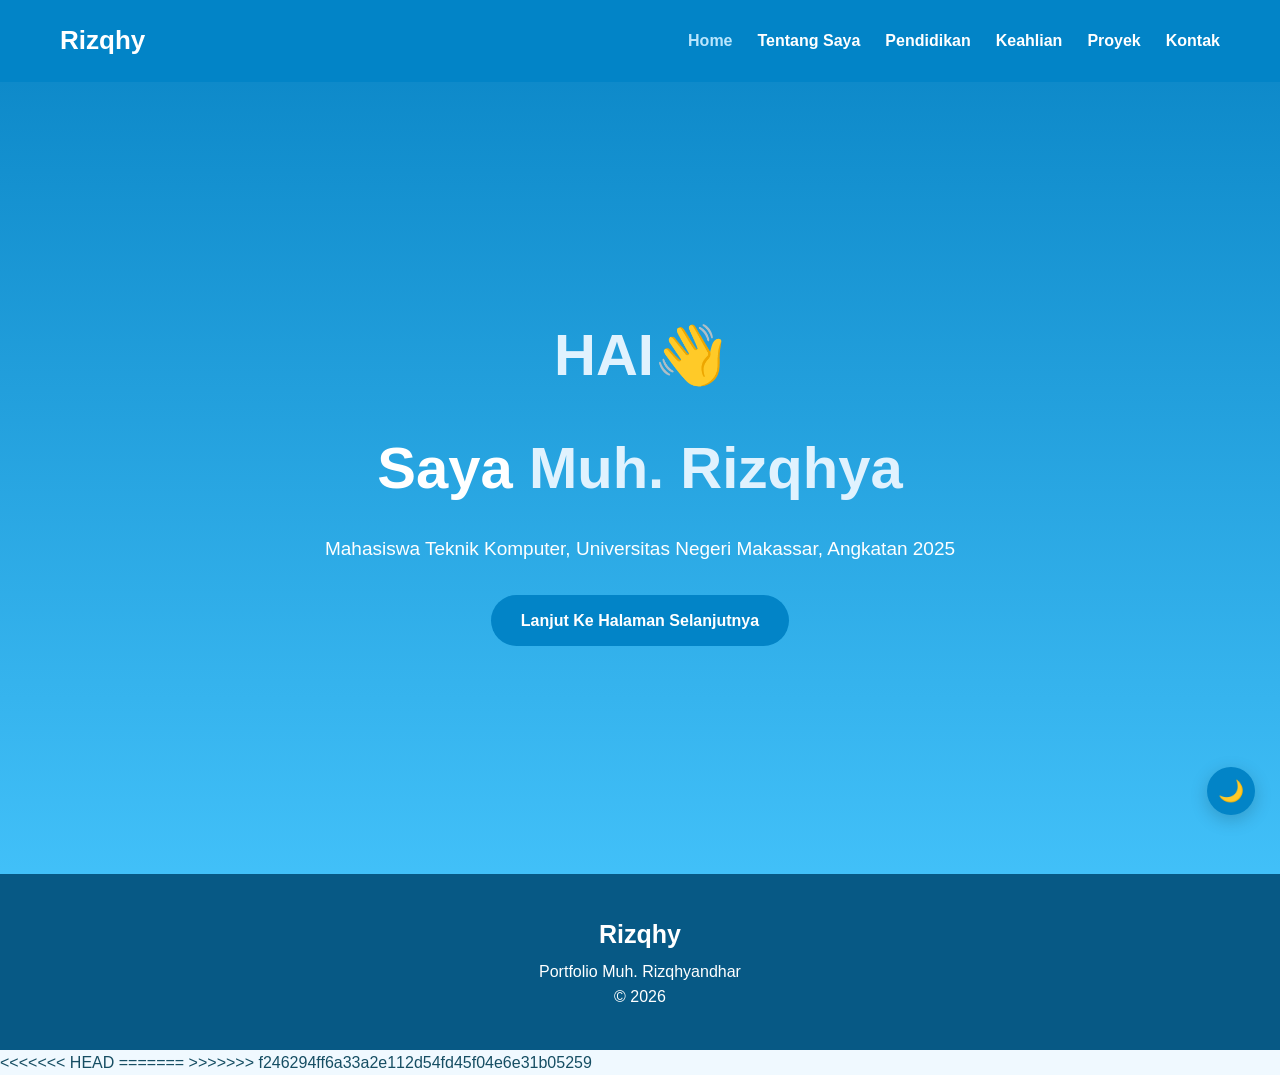
<file: index.html>
<!DOCTYPE html>
<html lang="id">

<head>

    <meta charset="UTF-8">

    <meta name="viewport"
        content="width=device-width, initial-scale=1.0">

    <title>Portfolio | Muh. Rizqhyandhar</title>

    <link rel="stylesheet" href="style.css">

</head>

<body>

    <!-- NAVBAR -->

    <header>

        <nav class="navbar">

            <div class="logo">
                Rizqhy
            </div>

            <ul class="nav-menu">

                <li>
                    <a href="index.html" class="active">
                        Home
                    </a>
                </li>

                <li>
                    <a href="tentang.html">
                        Tentang Saya
                    </a>
                </li>

                <li>
                    <a href="pendidikan.html">
                        Pendidikan
                    </a>
                </li>

                <li>
                    <a href="keahlian.html">
                        Keahlian
                    </a>
                </li>

                <li>
                    <a href="proyek.html">
                        Proyek
                    </a>
                </li>

                <li>
                    <a href="kontak.html">
                        Kontak
                    </a>
                </li>

            </ul>

        </nav>

    </header>


    <!-- HOME -->

    <section class="hero">

        <div class="hero-content">

            <h1>
                <span>HAI👋</span>
            </h1>

            <h1>
                Saya
                <span>Muh. Rizqhyandhar</span>
            </h1>

            <p>
                Mahasiswa Teknik Komputer, 
                Universitas Negeri Makassar,
                Angkatan 2025
            </p>

            <div class="hero-buttons">

                <a href="tentang.html"
                class="button">
                    Lanjut Ke Halaman Selanjutnya
                </a>

            </div>

        </div>

    </section>


    <!-- FOOTER -->

    <footer>

        <h3>
            Rizqhy
        </h3>

        <p>
            Portfolio Muh. Rizqhyandhar
        </p>

        <p>
            © 2026
        </p>

    </footer>

<<<<<<< HEAD
    <script src="script.js"></script>

=======
>>>>>>> f246294ff6a33a2e112d54fd45f04e6e31b05259
</body>

</html>
</file>
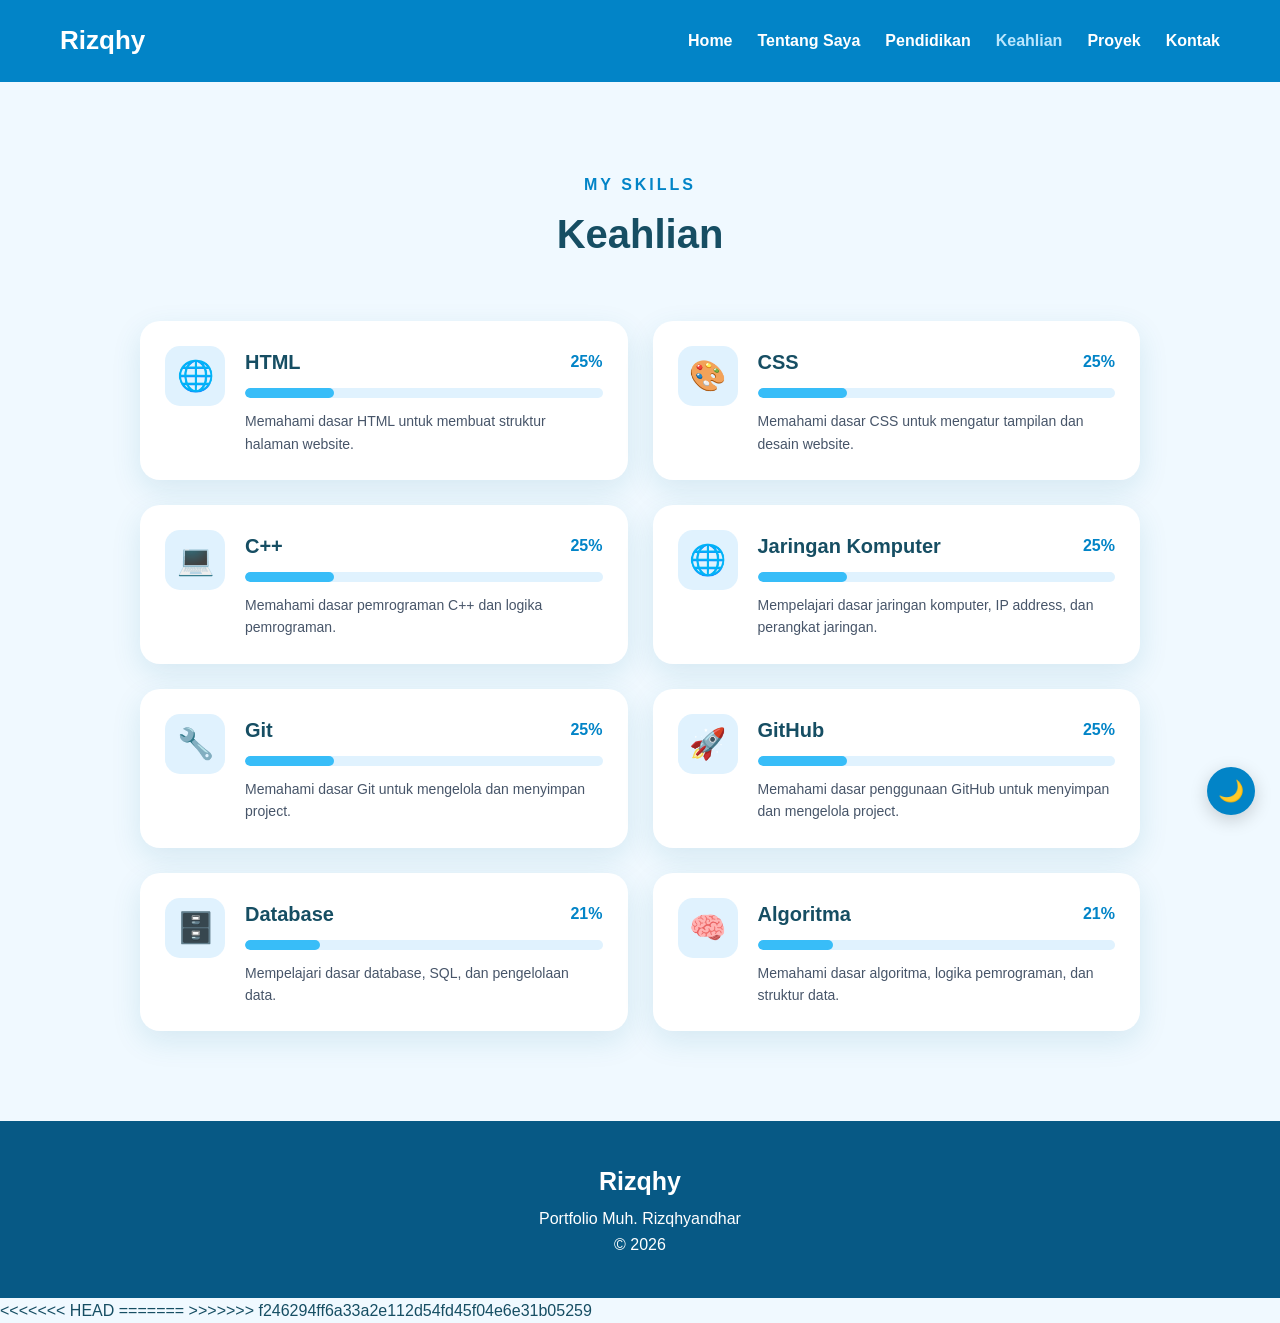
<file: keahlian.html>
<!DOCTYPE html>
<html lang="id">

<head>

    <meta charset="UTF-8">

    <meta name="viewport"
        content="width=device-width, initial-scale=1.0">

    <title>Keahlian | Rizqhy</title>

    <link rel="stylesheet" href="style.css">

</head>

<body>

    <!-- NAVBAR -->

    <header>

        <nav class="navbar">

            <div class="logo">
                Rizqhy
            </div>

            <ul class="nav-menu">

                <li>
                    <a href="index.html">
                        Home
                    </a>
                </li>

                <li>
                    <a href="tentang.html">
                        Tentang Saya
                    </a>
                </li>

                <li>
                    <a href="pendidikan.html">
                        Pendidikan
                    </a>
                </li>

                <li>
                    <a href="keahlian.html" class="active">
                        Keahlian
                    </a>
                </li>

                <li>
                    <a href="proyek.html">
                        Proyek
                    </a>
                </li>

                <li>
                    <a href="kontak.html">
                        Kontak
                    </a>
                </li>

            </ul>

        </nav>

    </header>


    <!-- KEAHLIAN -->

    <section class="page-section">

        <div class="section-title">

            <p>MY SKILLS</p>

            <h2>Keahlian</h2>

        </div>


        <div class="skills-container">


            <!-- HTML -->

            <div class="skill-card">

                <div class="skill-icon">
                    🌐
                </div>

                <div class="skill-content">

                    <div class="skill-name">

                        <h3>HTML</h3>

                        <span>10%</span>

                    </div>

                    <div class="skill-bar">

                        <div class="skill-progress html"></div>

                    </div>

                    <p>
                        Memahami dasar HTML untuk membuat
                        struktur halaman website.
                    </p>

                </div>

            </div>


            <!-- CSS -->

            <div class="skill-card">

                <div class="skill-icon">
                    🎨
                </div>

                <div class="skill-content">

                    <div class="skill-name">

                        <h3>CSS</h3>

                        <span>10%</span>

                    </div>

                    <div class="skill-bar">

                        <div class="skill-progress css"></div>

                    </div>

                    <p>
                        Memahami dasar CSS untuk mengatur
                        tampilan dan desain website.
                    </p>

                </div>

            </div>


            <!-- C++ -->

            <div class="skill-card">

                <div class="skill-icon">
                    💻
                </div>

                <div class="skill-content">

                    <div class="skill-name">

                        <h3>C++</h3>

                        <span>10%</span>

                    </div>

                    <div class="skill-bar">

                        <div class="skill-progress cpp"></div>

                    </div>

                    <p>
                        Memahami dasar pemrograman C++
                        dan logika pemrograman.
                    </p>

                </div>

            </div>


            <!-- JARINGAN KOMPUTER -->

            <div class="skill-card">

                <div class="skill-icon">
                    🌐
                </div>

                <div class="skill-content">

                    <div class="skill-name">

                        <h3>Jaringan Komputer</h3>

                        <span>10%</span>

                    </div>

                    <div class="skill-bar">

                        <div class="skill-progress network"></div>

                    </div>

                    <p>
                        Mempelajari dasar jaringan komputer,
                        IP address, dan perangkat jaringan.
                    </p>

                </div>

            </div>


            <!-- GIT -->

            <div class="skill-card">

                <div class="skill-icon">
                    🔧
                </div>

                <div class="skill-content">

                    <div class="skill-name">

                        <h3>Git</h3>

                        <span>10%</span>

                    </div>

                    <div class="skill-bar">

                        <div class="skill-progress git"></div>

                    </div>

                    <p>
                        Memahami dasar Git untuk mengelola
                        dan menyimpan project.
                    </p>

                </div>

            </div>


            <!-- GITHUB -->

            <div class="skill-card">

                <div class="skill-icon">
                    🚀
                </div>

                <div class="skill-content">

                    <div class="skill-name">

                        <h3>GitHub</h3>

                        <span>10%</span>

                    </div>

                    <div class="skill-bar">

                        <div class="skill-progress github"></div>

                    </div>

                    <p>
                        Memahami dasar penggunaan GitHub
                        untuk menyimpan dan mengelola project.
                    </p>

                </div>

            </div>


            <!-- DATABASE -->

            <div class="skill-card">

                <div class="skill-icon">
                    🗄️
                </div>

                <div class="skill-content">

                    <div class="skill-name">

                        <h3>Database</h3>

                        <span>10%</span>

                    </div>

                    <div class="skill-bar">

                        <div class="skill-progress database"></div>

                    </div>

                    <p>
                        Mempelajari dasar database,
                        SQL, dan pengelolaan data.
                    </p>

                </div>

            </div>


            <!-- ALGORITMA -->

            <div class="skill-card">

                <div class="skill-icon">
                    🧠
                </div>

                <div class="skill-content">

                    <div class="skill-name">

                        <h3>Algoritma</h3>

                        <span>10%</span>

                    </div>

                    <div class="skill-bar">

                        <div class="skill-progress algorithm"></div>

                    </div>

                    <p>
                        Memahami dasar algoritma,
                        logika pemrograman, dan struktur data.
                    </p>

                </div>

            </div>


        </div>

    </section>


    <!-- FOOTER -->

    <footer>

        <h3>
            Rizqhy
        </h3>

        <p>
            Portfolio Muh. Rizqhyandhar
        </p>

        <p>
            © 2026
        </p>

    </footer>


<<<<<<< HEAD
    <script src="script.js"></script>

=======
>>>>>>> f246294ff6a33a2e112d54fd45f04e6e31b05259
</body>

</html>
</file>
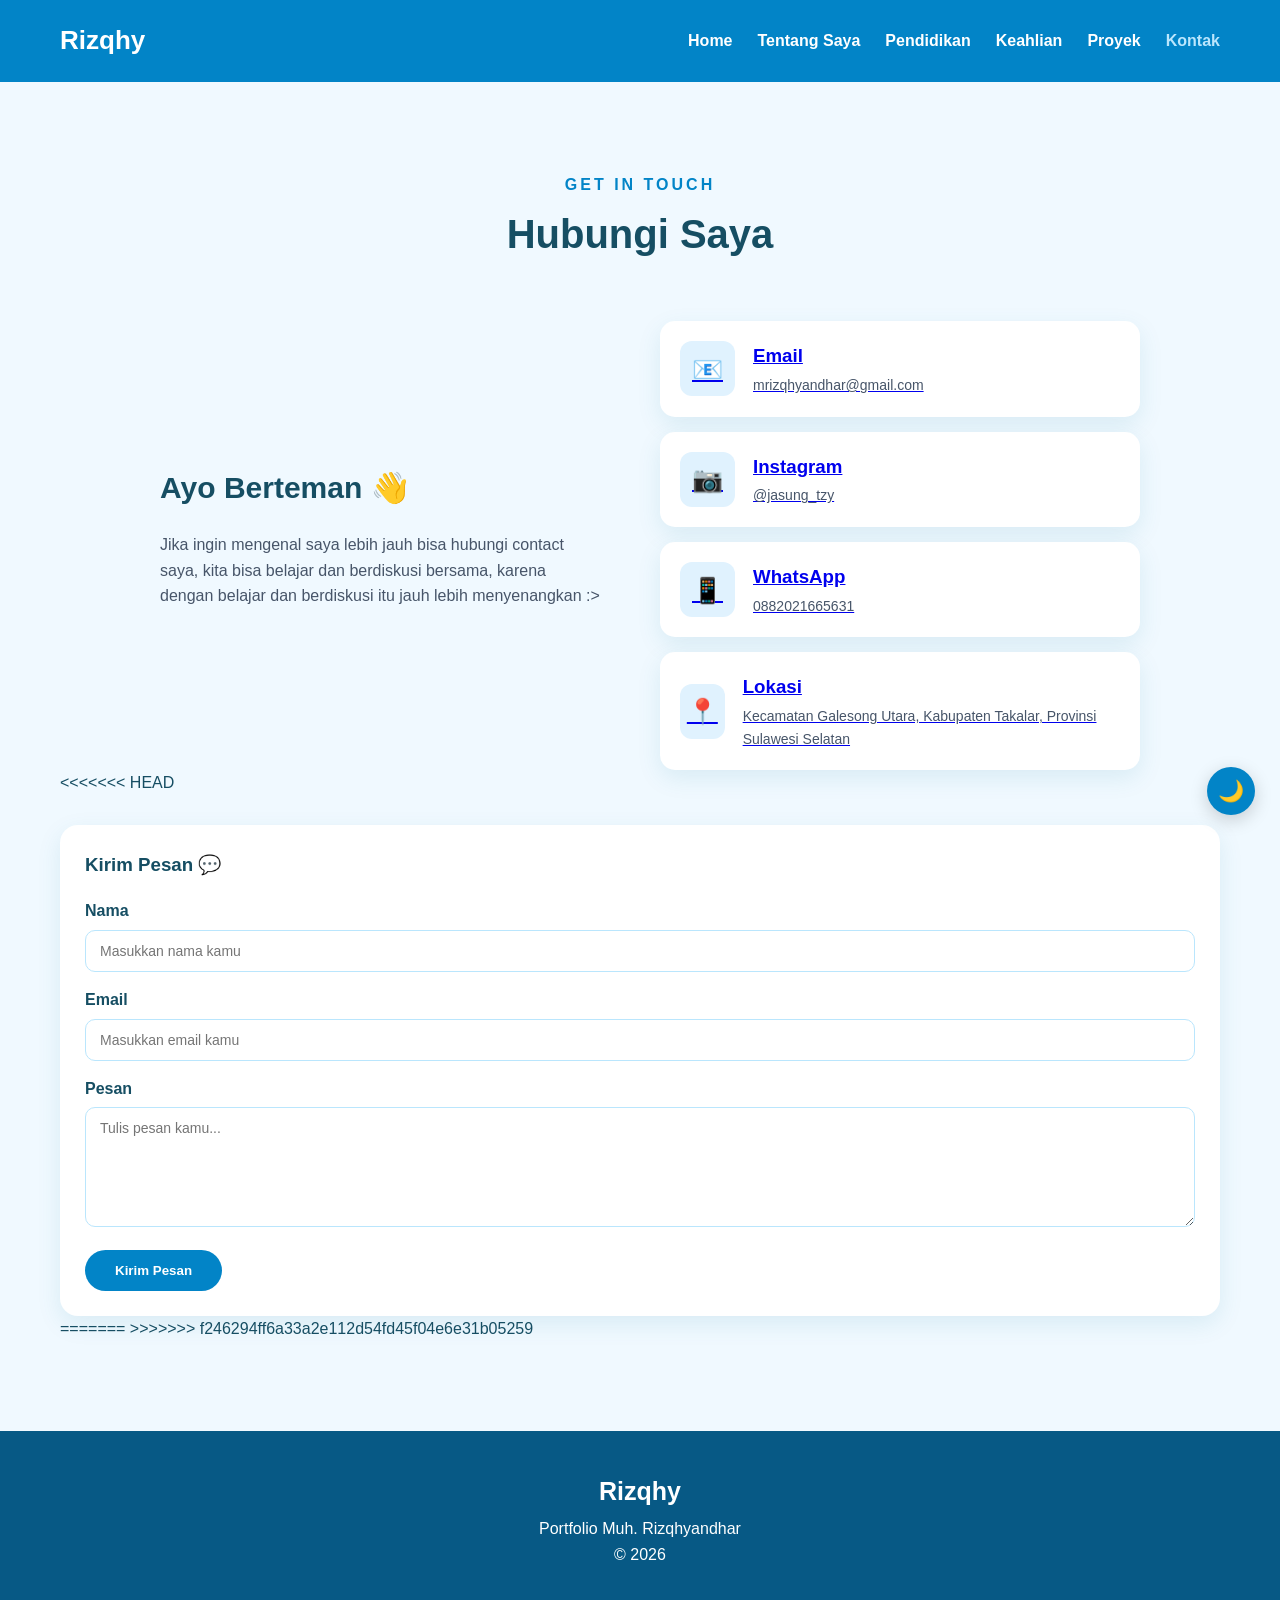
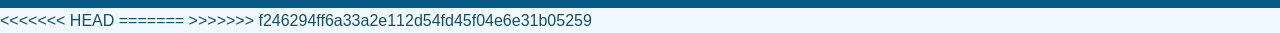
<file: kontak.html>
<!DOCTYPE html>
<html lang="id">

<head>

    <meta charset="UTF-8">

    <meta name="viewport"
        content="width=device-width, initial-scale=1.0">

    <title>Kontak | Rizqhy</title>

    <link rel="stylesheet" href="style.css">

</head>

<body>

    <!-- NAVBAR -->

    <header>

        <nav class="navbar">

            <div class="logo">
                Rizqhy
            </div>

            <ul class="nav-menu">

                <li>
                    <a href="index.html">
                        Home
                    </a>
                </li>

                <li>
                    <a href="tentang.html">
                        Tentang Saya
                    </a>
                </li>

                <li>
                    <a href="pendidikan.html">
                        Pendidikan
                    </a>
                </li>

                <li>
                    <a href="keahlian.html">
                        Keahlian
                    </a>
                </li>

                <li>
                    <a href="proyek.html">
                        Proyek
                    </a>
                </li>

                <li>
                    <a href="kontak.html"
                    class="active">
                        Kontak
                    </a>
                </li>

            </ul>

        </nav>

    </header>


    <!-- KONTAK -->

    <main>

        <section class="page-section">

            <div class="section-title">

                <p>GET IN TOUCH</p>

                <h2>Hubungi Saya</h2>

            </div>


            <div class="contact-container">


                <!-- INFORMASI -->

                <div class="contact-intro">

                    <h3>
                        Ayo Berteman 👋
                    </h3>

                    <p>
                        Jika ingin mengenal saya lebih jauh
                        bisa hubungi contact saya, kita bisa
                        belajar dan berdiskusi bersama, karena
                        dengan belajar dan berdiskusi itu jauh
                        lebih menyenangkan :>
                    </p>

                </div>


                <!-- CONTACT CARD -->

                <div class="contact-cards">


                    <!-- EMAIL -->

                    <a href="mailto:mrizqhyandhar@gmail.com"
                    class="contact-card">

                        <div class="contact-icon">
                            📧
                        </div>

                        <div>

                            <h3>
                                Email
                            </h3>

                            <p>
                                mrizqhyandhar@gmail.com
                            </p>

                        </div>

                    </a>


                    <!-- INSTAGRAM -->

                    <a href="https://www.instagram.com/jasung_tzy/"
                    target="_blank"
                    class="contact-card">

                        <div class="contact-icon">
                            📷
                        </div>

                        <div>

                            <h3>
                                Instagram
                            </h3>

                            <p>
                                @jasung_tzy
                            </p>

                        </div>

                    </a>


                    <!-- WHATSAPP -->

                    <a href="https://wa.me/62882021665631"
                    target="_blank"
                    class="contact-card">

                        <div class="contact-icon">
                            📱
                        </div>

                        <div>

                            <h3>
                                WhatsApp
                            </h3>

                            <p>
                                0882021665631
                            </p>

                        </div>

                    </a>


                    <!-- LOKASI -->

                    <a href="https://www.google.com/maps/search/?api=1&query=Galesong+Utara+Takalar+Sulawesi+Selatan"
                    target="_blank"
                    class="contact-card">

                        <div class="contact-icon">
                            📍
                        </div>

                        <div>

                            <h3>
                                Lokasi
                            </h3>

                            <p>
                                Kecamatan Galesong Utara,
                                Kabupaten Takalar,
                                Provinsi Sulawesi Selatan
                            </p>

                        </div>

                    </a>


                </div>

            </div>

<<<<<<< HEAD

            <form id="contact-form" class="contact-form">

                <h3>Kirim Pesan 💬</h3>

                <div class="form-group">
                    <label for="nama">Nama</label>
                    <input type="text" id="nama" placeholder="Masukkan nama kamu">
                </div>

                <div class="form-group">
                    <label for="email">Email</label>
                    <input type="email" id="email" placeholder="Masukkan email kamu">
                </div>

                <div class="form-group">
                    <label for="pesan">Pesan</label>
                    <textarea id="pesan" placeholder="Tulis pesan kamu..."></textarea>
                </div>

                <button type="submit" class="button">
                    Kirim Pesan
                </button>

            </form>

=======
>>>>>>> f246294ff6a33a2e112d54fd45f04e6e31b05259
        </section>

    </main>


    <!-- FOOTER -->

    <footer>

        <h3>
            Rizqhy
        </h3>

        <p>
            Portfolio Muh. Rizqhyandhar
        </p>

        <p>
            © 2026
        </p>

    </footer>


<<<<<<< HEAD
    <script src="script.js"></script>

=======
>>>>>>> f246294ff6a33a2e112d54fd45f04e6e31b05259
</body>

</html>
</file>
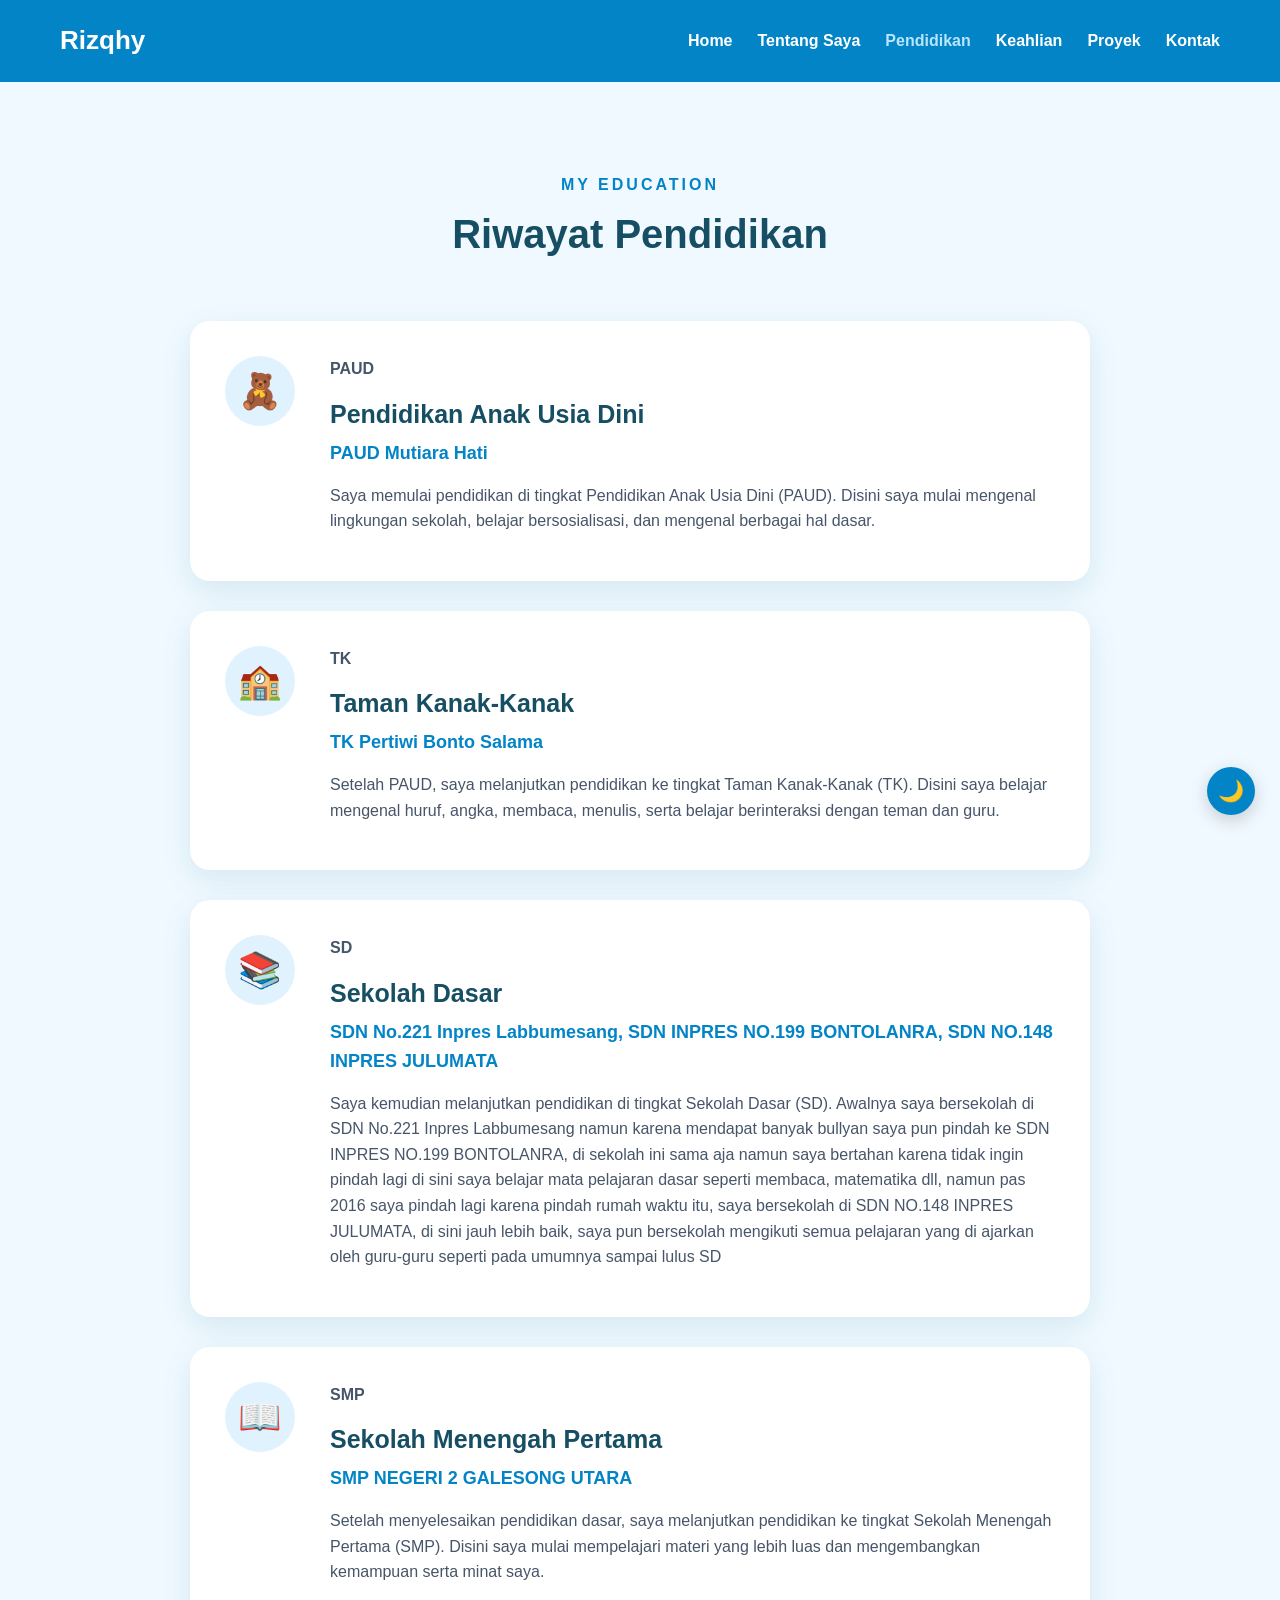
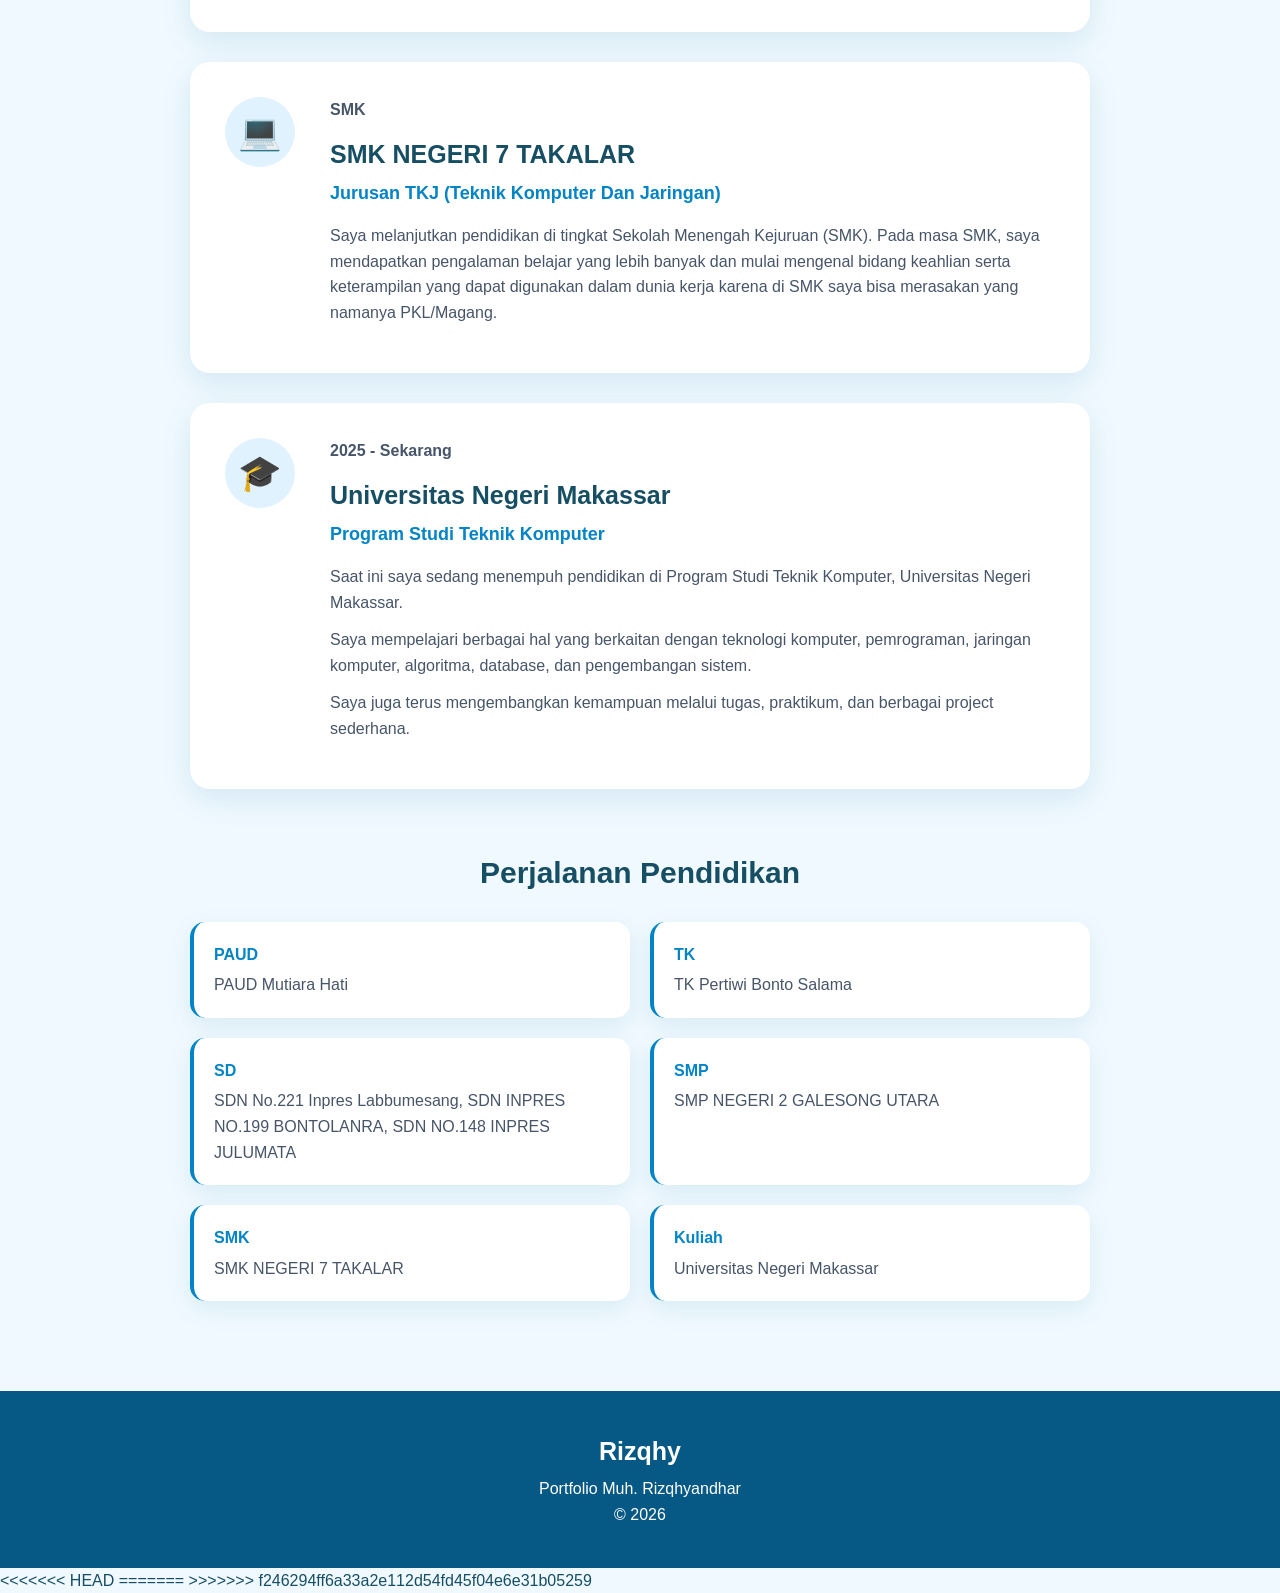
<file: pendidikan.html>
<!DOCTYPE html>
<html lang="id">

<head>

    <meta charset="UTF-8">

    <meta name="viewport"
        content="width=device-width, initial-scale=1.0">

    <title>Pendidikan | Rizqhy</title>

    <link rel="stylesheet" href="style.css">

</head>

<body>

    <!-- NAVBAR -->

    <header>

        <nav class="navbar">

            <div class="logo">
                Rizqhy
            </div>

            <ul class="nav-menu">

                <li>
                    <a href="index.html">
                        Home
                    </a>
                </li>

                <li>
                    <a href="tentang.html">
                        Tentang Saya
                    </a>
                </li>

                <li>
                    <a href="pendidikan.html"
                    class="active">
                        Pendidikan
                    </a>
                </li>

                <li>
                    <a href="keahlian.html">
                        Keahlian
                    </a>
                </li>

                <li>
                    <a href="proyek.html">
                        Proyek
                    </a>
                </li>

                <li>
                    <a href="kontak.html">
                        Kontak
                    </a>
                </li>

            </ul>

        </nav>

    </header>


    <!-- PENDIDIKAN -->

    <main>

        <section class="page-section">

            <div class="section-title">

                <p>MY EDUCATION</p>

                <h2>Riwayat Pendidikan</h2>

            </div>


            <div class="education-container">


                <!-- PAUD -->

                <div class="education-card">

                    <div class="education-icon">
                        🧸
                    </div>

                    <div>

                        <p class="education-year">
                            PAUD
                        </p>

                        <h3>
                            Pendidikan Anak Usia Dini
                        </h3>

                        <h4>
                            PAUD Mutiara Hati
                        </h4>

                        <p>
                            Saya memulai pendidikan di tingkat
                            Pendidikan Anak Usia Dini (PAUD).
                            Disini saya mulai mengenal
                            lingkungan sekolah, belajar bersosialisasi,
                            dan mengenal berbagai hal dasar.
                        </p>

                    </div>

                </div>


                <!-- TK -->

                <div class="education-card">

                    <div class="education-icon">
                        🏫
                    </div>

                    <div>

                        <p class="education-year">
                            TK
                        </p>

                        <h3>
                            Taman Kanak-Kanak
                        </h3>

                        <h4>
                            TK Pertiwi Bonto Salama
                        </h4>

                        <p>
                            Setelah PAUD, saya melanjutkan pendidikan
                            ke tingkat Taman Kanak-Kanak (TK).
                            Disini saya belajar mengenal huruf,
                            angka, membaca, menulis, serta belajar
                            berinteraksi dengan teman dan guru.
                        </p>

                    </div>

                </div>


                <!-- SD -->

                <div class="education-card">

                    <div class="education-icon">
                        📚
                    </div>

                    <div>

                        <p class="education-year">
                            SD
                        </p>

                        <h3>
                            Sekolah Dasar
                        </h3>

                        <h4>
                            SDN No.221 Inpres Labbumesang,
                            SDN INPRES NO.199 BONTOLANRA, 
                            SDN NO.148 INPRES JULUMATA
                        </h4>

                        <p>
                            Saya kemudian melanjutkan pendidikan
                            di tingkat Sekolah Dasar (SD).
                            Awalnya saya bersekolah di  SDN No.221 Inpres Labbumesang
                            namun karena mendapat banyak bullyan saya pun pindah
                            ke SDN INPRES NO.199 BONTOLANRA, di sekolah ini sama aja
                            namun saya bertahan karena tidak ingin pindah lagi
                            di sini saya belajar mata pelajaran dasar seperti membaca,
                            matematika dll, namun pas 2016 saya pindah lagi karena pindah rumah waktu
                            itu, saya bersekolah di SDN NO.148 INPRES JULUMATA, di sini jauh lebih
                            baik, saya pun bersekolah mengikuti semua pelajaran yang di 
                            ajarkan oleh guru-guru seperti pada umumnya sampai lulus SD
                        </p>

                    </div>

                </div>


                <!-- SMP -->

                <div class="education-card">

                    <div class="education-icon">
                        📖
                    </div>

                    <div>

                        <p class="education-year">
                            SMP
                        </p>

                        <h3>
                            Sekolah Menengah Pertama
                        </h3>

                        <h4>
                            SMP NEGERI 2 GALESONG UTARA
                        </h4>

                        <p>
                            Setelah menyelesaikan pendidikan dasar,
                            saya melanjutkan pendidikan ke tingkat
                            Sekolah Menengah Pertama (SMP).
                            Disini saya mulai mempelajari
                            materi yang lebih luas dan mengembangkan
                            kemampuan serta minat saya.
                        </p>

                    </div>

                </div>


                <!-- SMK -->

                <div class="education-card">

                    <div class="education-icon">
                        💻
                    </div>

                    <div>

                        <p class="education-year">
                            SMK
                        </p>

                        <h3>
                            SMK NEGERI 7 TAKALAR
                        </h3>

                        <h4>
                            Jurusan TKJ (Teknik Komputer Dan Jaringan)
                        </h4>

                        <p>
                            Saya melanjutkan pendidikan di tingkat
                            Sekolah Menengah Kejuruan (SMK).
                            Pada masa SMK, saya mendapatkan pengalaman
                            belajar yang lebih banyak dan mulai
                            mengenal bidang keahlian serta keterampilan
                            yang dapat digunakan dalam dunia kerja karena 
                            di SMK saya bisa merasakan yang namanya PKL/Magang.
                        </p>

                    </div>

                </div>


                <!-- KULIAH -->

                <div class="education-card">

                    <div class="education-icon">
                        🎓
                    </div>

                    <div>

                        <p class="education-year">
                            2025 - Sekarang
                        </p>

                        <h3>
                            Universitas Negeri Makassar
                        </h3>

                        <h4>
                            Program Studi Teknik Komputer
                        </h4>

                        <p>
                            Saat ini saya sedang menempuh pendidikan
                            di Program Studi Teknik Komputer,
                            Universitas Negeri Makassar.
                        </p>

                        <p>
                            Saya mempelajari berbagai hal yang
                            berkaitan dengan teknologi komputer,
                            pemrograman, jaringan komputer,
                            algoritma, database, dan pengembangan
                            sistem.
                        </p>

                        <p>
                            Saya juga terus mengembangkan kemampuan
                            melalui tugas, praktikum, dan berbagai
                            project sederhana.
                        </p>

                    </div>

                </div>


            </div>


            <!-- INFORMASI PENDIDIKAN -->

            <div class="education-info">

                <h2>
                    Perjalanan Pendidikan
                </h2>

                <div class="info-box">

                    <div>
                        <strong>PAUD</strong>
                        <span>
                            PAUD Mutiara Hati
                        </span>
                    </div>

                    <div>
                        <strong>TK</strong>
                        <span>
                            TK Pertiwi Bonto Salama
                        </span>
                    </div>

                    <div>
                        <strong>SD</strong>
                        <span>
                            SDN No.221 Inpres Labbumesang,
                            SDN INPRES NO.199 BONTOLANRA,
                            SDN NO.148 INPRES JULUMATA
                        </span>
                    </div>

                    <div>
                        <strong>SMP</strong>
                        <span>
                            SMP NEGERI 2 GALESONG UTARA
                        </span>
                    </div>

                    <div>
                        <strong>SMK</strong>
                        <span>
                            SMK NEGERI 7 TAKALAR
                        </span>
                    </div>

                    <div>
                        <strong>Kuliah</strong>
                        <span>
                            Universitas Negeri Makassar
                        </span>
                    </div>

                </div>

            </div>

        </section>

    </main>


    <!-- FOOTER -->

    <footer>

        <h3>
            Rizqhy
        </h3>

        <p>
            Portfolio Muh. Rizqhyandhar
        </p>

        <p>
            © 2026
        </p>

    </footer>


<<<<<<< HEAD
    <script src="script.js"></script>

=======
>>>>>>> f246294ff6a33a2e112d54fd45f04e6e31b05259
</body>

</html>
</file>
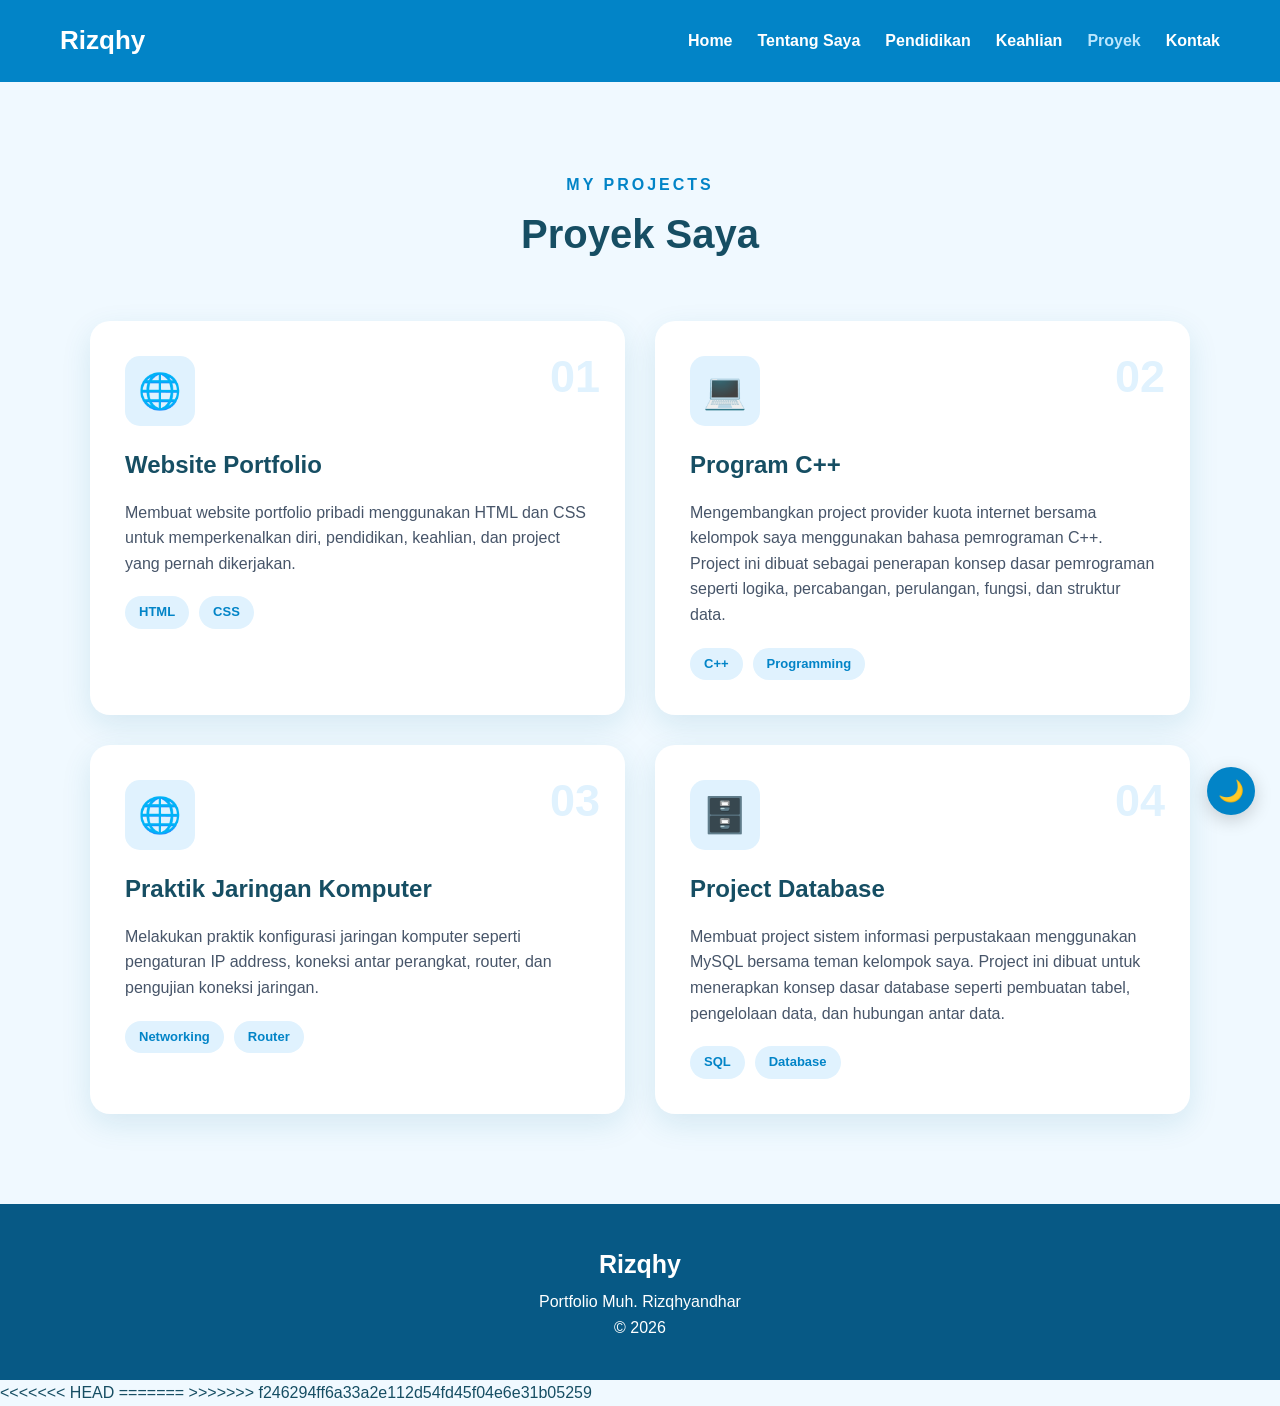
<file: proyek.html>
<!DOCTYPE html>
<html lang="id">

<head>

    <meta charset="UTF-8">

    <meta name="viewport"
        content="width=device-width, initial-scale=1.0">

    <title>Proyek | Rizqhy</title>

    <link rel="stylesheet" href="style.css">

</head>

<body>

    <!-- NAVBAR -->

    <header>

        <nav class="navbar">

            <div class="logo">
                Rizqhy
            </div>

            <ul class="nav-menu">

                <li>
                    <a href="index.html">
                        Home
                    </a>
                </li>

                <li>
                    <a href="tentang.html">
                        Tentang Saya
                    </a>
                </li>

                <li>
                    <a href="pendidikan.html">
                        Pendidikan
                    </a>
                </li>

                <li>
                    <a href="keahlian.html">
                        Keahlian
                    </a>
                </li>

                <li>
                    <a href="proyek.html"
                    class="active">
                        Proyek
                    </a>
                </li>

                <li>
                    <a href="kontak.html">
                        Kontak
                    </a>
                </li>

            </ul>

        </nav>

    </header>


    <!-- PROYEK -->

    <section class="page-section">

        <div class="section-title">

            <p>MY PROJECTS</p>

            <h2>Proyek Saya</h2>

        </div>


        <div class="project-container">


            <!-- PROJECT 1 -->

            <div class="project-card">

                <div class="project-number">
                    01
                </div>

                <div class="project-icon">
                    🌐
                </div>

                <h3>
                    Website Portfolio
                </h3>

                <p>
                    Membuat website portfolio pribadi
                    menggunakan HTML dan CSS untuk
                    memperkenalkan diri, pendidikan,
                    keahlian, dan project yang pernah
                    dikerjakan.
                </p>

                <div class="project-tech">

                    <span>HTML</span>
                    <span>CSS</span>

                </div>

            </div>


            <!-- PROJECT 2 -->

            <div class="project-card">

                <div class="project-number">
                    02
                </div>

                <div class="project-icon">
                    💻
                </div>

                <h3>
                    Program C++
                </h3>

                <p>
                    Mengembangkan project provider kuota internet
                    bersama kelompok saya menggunakan bahasa pemrograman C++.
                    Project ini dibuat sebagai penerapan konsep dasar
                    pemrograman seperti logika, percabangan, perulangan,
                    fungsi, dan struktur data.
                </p>

                <div class="project-tech">

                    <span>C++</span>
                    <span>Programming</span>

                </div>

            </div>


            <!-- PROJECT 3 -->

            <div class="project-card">

                <div class="project-number">
                    03
                </div>

                <div class="project-icon">
                    🌐
                </div>

                <h3>
                    Praktik Jaringan Komputer
                </h3>

                <p>
                    Melakukan praktik konfigurasi jaringan
                    komputer seperti pengaturan IP address,
                    koneksi antar perangkat, router,
                    dan pengujian koneksi jaringan.
                </p>

                <div class="project-tech">

                    <span>Networking</span>
                    <span>Router</span>

                </div>

            </div>


            <!-- PROJECT 4 -->

            <div class="project-card">

                <div class="project-number">
                    04
                </div>

                <div class="project-icon">
                    🗄️
                </div>

                <h3>
                    Project Database
                </h3>

                <p>
                    Membuat project sistem informasi perpustakaan
                    menggunakan MySQL bersama teman kelompok saya.
                    Project ini dibuat untuk menerapkan konsep dasar
                    database seperti pembuatan tabel, pengelolaan data,
                    dan hubungan antar data.
                </p>

                <div class="project-tech">

                    <span>SQL</span>
                    <span>Database</span>

                </div>

            </div>


        </div>

    </section>


    <!-- FOOTER -->

    <footer>

        <h3>
            Rizqhy
        </h3>

        <p>
            Portfolio Muh. Rizqhyandhar
        </p>

        <p>
            © 2026
        </p>

    </footer>


<<<<<<< HEAD
    <script src="script.js"></script>

=======
>>>>>>> f246294ff6a33a2e112d54fd45f04e6e31b05259
</body>

</html>
</file>
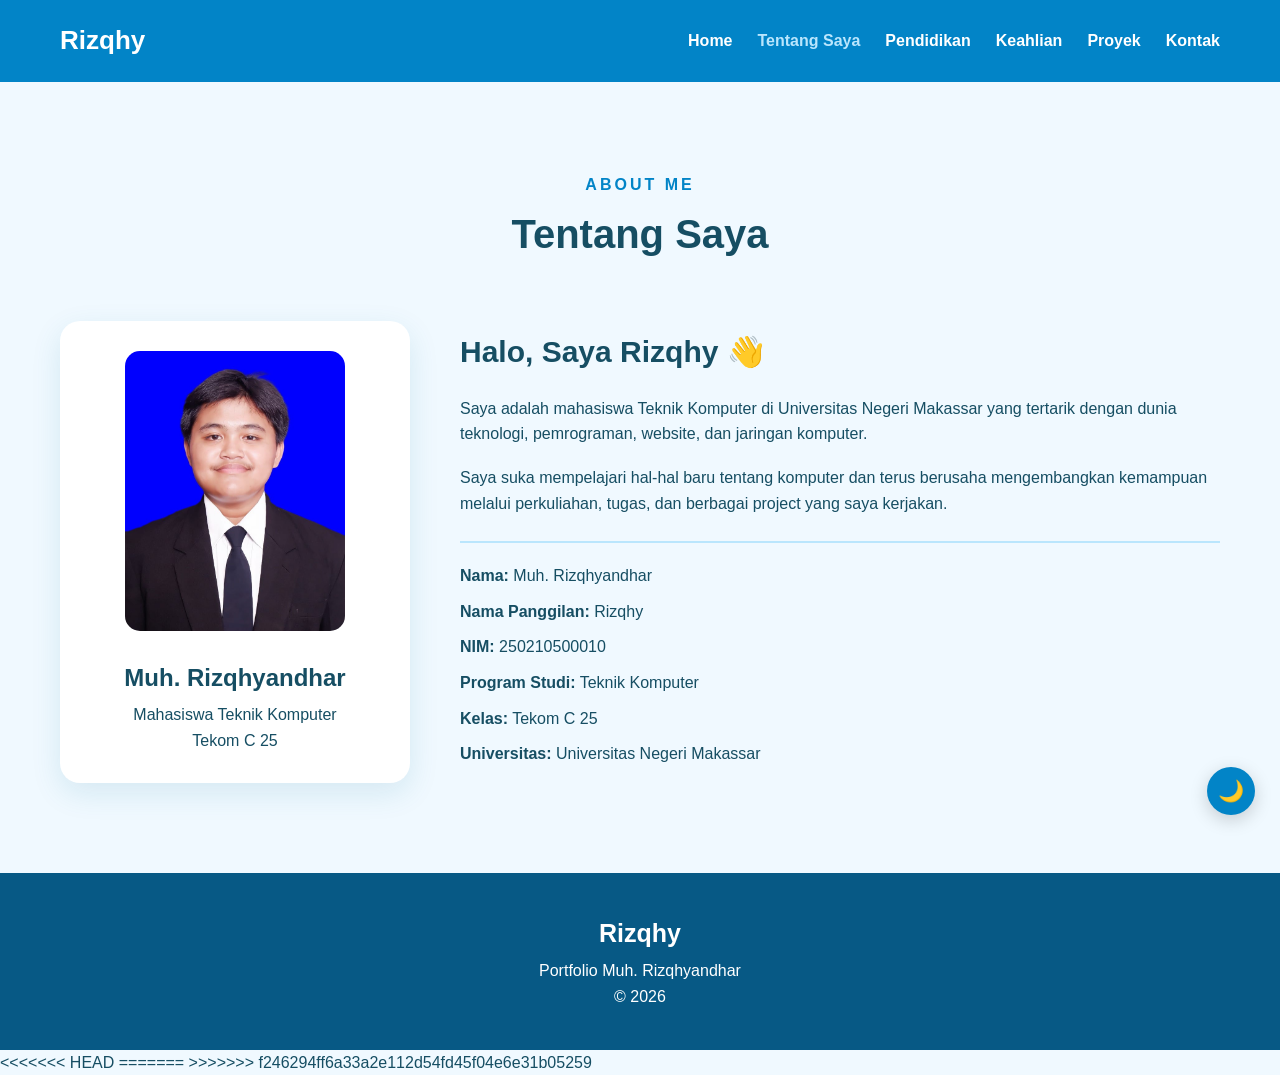
<file: tentang.html>
<!DOCTYPE html>
<html lang="id">

<head>

    <meta charset="UTF-8">

    <meta name="viewport"
        content="width=device-width, initial-scale=1.0">

    <title>Tentang Saya | Rizqhy</title>

    <link rel="stylesheet" href="style.css">

</head>

<body>

    <!-- NAVBAR -->

    <header>

        <nav class="navbar">

            <div class="logo">
                Rizqhy
            </div>

            <ul class="nav-menu">

                <li>
                    <a href="index.html">
                        Home
                    </a>
                </li>

                <li>
                    <a href="tentang.html"
                    class="active">
                        Tentang Saya
                    </a>
                </li>

                <li>
                    <a href="pendidikan.html">
                        Pendidikan
                    </a>
                </li>

                <li>
                    <a href="keahlian.html">
                        Keahlian
                    </a>
                </li>

                <li>
                    <a href="proyek.html">
                        Proyek
                    </a>
                </li>

                <li>
                    <a href="kontak.html">
                        Kontak
                    </a>
                </li>

            </ul>

        </nav>

    </header>


    <!-- TENTANG SAYA -->

    <section class="page-section">

        <div class="section-title">

            <p>ABOUT ME</p>

            <h2>Tentang Saya</h2>

        </div>


        <div class="profile-container">


            <!-- FOTO -->

            <div class="profile-card">

                <img src="images/foto-saya.jpg"
                    alt="Foto Muh. Rizqhyandhar">

                <h3>
                    Muh. Rizqhyandhar
                </h3>

                <p>
                    Mahasiswa Teknik Komputer
                </p>

                <p>
                    Tekom C 25
                </p>

            </div>


            <!-- BIODATA -->

            <div class="profile-text">

                <h3>
                    Halo, Saya Rizqhy 👋
                </h3>

                <p>
                    Saya adalah mahasiswa Teknik Komputer
                    di Universitas Negeri Makassar yang
                    tertarik dengan dunia teknologi,
                    pemrograman, website, dan jaringan
                    komputer.
                </p>

                <p>
                    Saya suka mempelajari hal-hal baru
                    tentang komputer dan terus berusaha
                    mengembangkan kemampuan melalui
                    perkuliahan, tugas, dan berbagai
                    project yang saya kerjakan.
                </p>


                <div class="biodata">

                    <p>
                        <strong>Nama:</strong>
                        Muh. Rizqhyandhar
                    </p>

                    <p>
                        <strong>Nama Panggilan:</strong>
                        Rizqhy
                    </p>

                    <p>
                        <strong>NIM:</strong>
                        250210500010
                    </p>

                    <p>
                        <strong>Program Studi:</strong>
                        Teknik Komputer
                    </p>

                    <p>
                        <strong>Kelas:</strong>
                        Tekom C 25
                    </p>

                    <p>
                        <strong>Universitas:</strong>
                        Universitas Negeri Makassar
                    </p>

                </div>

            </div>

        </div>

    </section>


    <!-- FOOTER -->

    <footer>

        <h3>
            Rizqhy
        </h3>

        <p>
            Portfolio Muh. Rizqhyandhar
        </p>

        <p>
            © 2026 
        </p>

    </footer>


<<<<<<< HEAD
    <script src="script.js"></script>

=======
>>>>>>> f246294ff6a33a2e112d54fd45f04e6e31b05259
</body>

</html>
</file>
<file: style.css>
/* =========================
   RESET
========================= */

* {
    margin: 0;
    padding: 0;
    box-sizing: border-box;
}

html {
    scroll-behavior: smooth;
}

body {
    font-family: Arial, Helvetica, sans-serif;
    color: #164e63;
    background: #f0f9ff;
    line-height: 1.6;
}


/* =========================
   NAVBAR
========================= */

header {
    background: #0284c7;
    position: sticky;
    top: 0;
    z-index: 1000;
}

.navbar {
    max-width: 1200px;
    margin: auto;
    padding: 20px;
    display: flex;
    justify-content: space-between;
    align-items: center;
}

.logo {
    color: white;
    font-size: 26px;
    font-weight: bold;
}

.nav-menu {
    list-style: none;
    display: flex;
    gap: 25px;
}

.nav-menu a {
    color: white;
    text-decoration: none;
    font-weight: bold;
    transition: 0.3s;
}

.nav-menu a:hover,
.nav-menu a.active {
    color: #bae6fd;
}


/* =========================
   HERO
========================= */

.hero {
    min-height: 88vh;

    display: flex;
    align-items: center;
    justify-content: center;

    text-align: center;

    padding: 60px 20px;

    background:
        linear-gradient(
            rgba(2, 132, 199, 0.95),
            rgba(56, 189, 248, 0.95)
        );
}

.hero-content {
    max-width: 900px;
    color: white;
}

.small-title {
    color: #e0f2fe;
    font-weight: bold;
    letter-spacing: 3px;
    margin-bottom: 20px;
}

.hero h1 {
    font-size: 58px;
    margin-bottom: 20px;
}

.hero h1 span {
    color: #e0f2fe;
}

.hero p {
    font-size: 19px;
    margin-bottom: 30px;
}

.hero-buttons {
    display: flex;
    justify-content: center;
    gap: 15px;
    flex-wrap: wrap;
}


/* =========================
   BUTTON
========================= */

.button {
    display: inline-block;
    padding: 13px 30px;
    background: #0284c7;
    color: white;
    text-decoration: none;
    border-radius: 30px;
    font-weight: bold;
    transition: 0.3s;
}

.button:hover {
    transform: translateY(-4px);
}

.button-outline {
    background: transparent;
    border: 2px solid white;
}


/* =========================
   FOOTER
========================= */

footer {
    text-align: center;
    padding: 40px 20px;
    background: #075985;
    color: white;
}

footer h3 {
    font-size: 25px;
    margin-bottom: 5px;
}


/* =========================
   RESPONSIVE NAVBAR
========================= */

@media (max-width: 900px) {

    .navbar {
        flex-direction: column;
        gap: 15px;
    }

    .nav-menu {
        flex-wrap: wrap;
        justify-content: center;
        gap: 15px;
    }

    .hero h1 {
        font-size: 45px;
    }

}


/* =========================
   RESPONSIVE MOBILE
========================= */

@media (max-width: 600px) {

    .nav-menu {
        gap: 10px;
        font-size: 13px;
    }

    .hero h1 {
        font-size: 34px;
    }

    .hero p {
        font-size: 16px;
    }

}


/* =========================
   PAGE SECTION
========================= */

.page-section {
    max-width: 1200px;
    margin: auto;
    min-height: 75vh;
    padding: 90px 20px;
}


/* =========================
   SECTION TITLE
========================= */

.section-title {
    text-align: center;
    margin-bottom: 55px;
}

.section-title p {
    color: #0284c7;
    font-weight: bold;
    letter-spacing: 3px;
}

.section-title h2 {
    font-size: 40px;
    margin-top: 5px;
}


/* =========================
   PROFILE
========================= */

.profile-container {
    display: grid;
    grid-template-columns: 350px 1fr;
    gap: 50px;
    align-items: center;
}


/* =========================
   KARTU FOTO
========================= */

.profile-card {
    background: white;
    padding: 30px;
    text-align: center;
    border-radius: 20px;

    box-shadow:
        0 10px 30px rgba(14, 116, 144, 0.12);
}

.profile-card img {
    width: 220px;
    height: 280px;
    object-fit: cover;
    border-radius: 15px;
    margin-bottom: 20px;
}

.profile-card h3 {
    font-size: 24px;
    margin-bottom: 5px;
}


/* =========================
   TEKS PROFIL
========================= */

.profile-text h3 {
    font-size: 30px;
    margin-bottom: 20px;
}

.profile-text p {
    margin-bottom: 18px;
}


/* =========================
   BIODATA
========================= */

.biodata {
    margin-top: 25px;
    padding-top: 20px;
    border-top: 2px solid #bae6fd;
}

.biodata p {
    margin-bottom: 10px;
}


/* =========================
   RESPONSIVE PROFILE
========================= */

@media (max-width: 900px) {

    .profile-container {
        grid-template-columns: 1fr;
    }

    .profile-card {
        max-width: 400px;
        margin: auto;
    }

}

@media (max-width: 600px) {

    .section-title h2 {
        font-size: 30px;
    }

}


/* =========================
   EDUCATION
========================= */

.education-container {
    max-width: 900px;
    margin: auto;

    display: flex;
    flex-direction: column;

    gap: 30px;
}


/* =========================
   EDUCATION CARD
========================= */

.education-card {
    background: white;

    padding: 35px;

    border-radius: 20px;

    box-shadow:
        0 10px 30px rgba(14, 116, 144, 0.12);

    display: grid;

    grid-template-columns: 80px 1fr;

    gap: 25px;

    align-items: start;

    transition: 0.3s;
}


/* =========================
   HOVER EDUCATION
========================= */

.education-card:hover {
    transform: translateY(-5px);

    box-shadow:
        0 15px 35px rgba(14, 116, 144, 0.18);
}


/* =========================
   ICON PENDIDIKAN
========================= */

.education-icon {
    width: 70px;
    height: 70px;

    border-radius: 50%;

    background: #e0f2fe;

    display: flex;

    align-items: center;
    justify-content: center;

    font-size: 35px;
}


/* =========================
   TAHUN PENDIDIKAN
========================= */

.education-year {
    color: #0284c7;

    font-weight: bold;

    margin-bottom: 8px;
}


/* =========================
   JUDUL PENDIDIKAN
========================= */

.education-card h3 {
    font-size: 25px;

    margin-bottom: 5px;

    color: #164e63;
}


/* =========================
   SUBJUDUL PENDIDIKAN
========================= */

.education-card h4 {
    color: #0284c7;

    margin-bottom: 15px;

    font-size: 18px;
}


/* =========================
   TEKS PENDIDIKAN
========================= */

.education-card p {
    margin-bottom: 12px;

    color: #475569;
}


/* =========================
   INFORMASI PENDIDIKAN
========================= */

.education-info {
    max-width: 900px;

    margin: 60px auto 0;

    text-align: center;
}

.education-info h2 {
    font-size: 30px;

    margin-bottom: 25px;

    color: #164e63;
}


/* =========================
   BOX INFORMASI
========================= */

.info-box {
    display: grid;

    grid-template-columns: repeat(2, 1fr);

    gap: 20px;

    text-align: left;
}

.info-box div {
    background: white;

    padding: 20px;

    border-radius: 15px;

    box-shadow:
        0 8px 25px rgba(14, 116, 144, 0.10);

    border-left: 4px solid #0284c7;
}

.info-box strong {
    display: block;

    color: #0284c7;

    margin-bottom: 5px;
}

.info-box span {
    color: #475569;
}


/* =========================
   RESPONSIVE EDUCATION
========================= */

@media (max-width: 600px) {

    .education-card {
        grid-template-columns: 1fr;

        text-align: center;

        padding: 25px;
    }

    .education-icon {
        margin: auto;
    }

    .education-card h3 {
        font-size: 22px;
    }

    .education-card h4 {
        font-size: 16px;
    }

    .education-card p {
        font-size: 15px;
    }

    .info-box {
        grid-template-columns: 1fr;
    }

}


/* =========================
   SKILLS
========================= */

.skills-container {
    max-width: 1000px;
    margin: auto;

    display: grid;

    grid-template-columns: repeat(2, 1fr);

    gap: 25px;
}

.skill-card {
    background: white;

    padding: 25px;

    border-radius: 20px;

    box-shadow:
        0 10px 30px rgba(14, 116, 144, 0.12);

    display: flex;

    gap: 20px;

    transition: 0.3s;
}

.skill-card:hover {
    transform: translateY(-5px);
}

.skill-icon {
    min-width: 60px;

    height: 60px;

    background: #e0f2fe;

    border-radius: 15px;

    display: flex;

    align-items: center;
    justify-content: center;

    font-size: 30px;
}

.skill-content {
    flex: 1;
}

.skill-name {
    display: flex;

    justify-content: space-between;

    align-items: center;

    margin-bottom: 10px;
}

.skill-name h3 {
    font-size: 20px;
}

.skill-name span {
    color: #0284c7;

    font-weight: bold;
}

.skill-bar {
    width: 100%;

    height: 10px;

    background: #e0f2fe;

    border-radius: 20px;

    overflow: hidden;

    margin-bottom: 12px;
}

.skill-progress {
    height: 100%;

    background: #38bdf8;

    border-radius: 20px;
}


/* =========================
   PERSENTASE SKILL
========================= */

.skill-progress.html {
    width: 10%;
}

.skill-progress.css {
    width: 10%;
}

.skill-progress.cpp {
    width: 10%;
}

.skill-progress.network {
    width: 10%;
}

.skill-progress.git {
    width: 10%;
}

.skill-progress.github {
    width: 10%;
}

.skill-progress.database {
    width: 10%;
}

.skill-progress.algorithm {
    width: 10%;
}


.skill-content p {
    font-size: 14px;

    color: #475569;
}


/* =========================
   RESPONSIVE SKILLS
========================= */

@media (max-width: 800px) {

    .skills-container {
        grid-template-columns: 1fr;
    }

}

@media (max-width: 500px) {

    .skill-card {
        flex-direction: column;

        text-align: center;
    }

    .skill-icon {
        margin: auto;
    }

    .skill-name {
        text-align: left;
    }

}


/* =========================
PROJECTS
========================= */

.project-container {
    max-width: 1100px;

    margin: auto;

    display: grid;

    grid-template-columns: repeat(2, 1fr);

    gap: 30px;
}

.project-card {
    position: relative;

    background: white;

    padding: 35px;

    border-radius: 20px;

    box-shadow:
        0 10px 30px rgba(14, 116, 144, 0.12);

    transition: 0.3s;

    overflow: hidden;
}

.project-card:hover {
    transform: translateY(-7px);
}

.project-number {
    position: absolute;

    top: 20px;
    right: 25px;

    font-size: 45px;

    font-weight: bold;

    color: #e0f2fe;
}

.project-icon {
    width: 70px;
    height: 70px;

    display: flex;

    align-items: center;
    justify-content: center;

    background: #e0f2fe;

    border-radius: 15px;

    font-size: 35px;

    margin-bottom: 20px;

    position: relative;

    z-index: 1;
}

.project-card h3 {
    font-size: 24px;

    margin-bottom: 15px;

    position: relative;

    z-index: 1;
}

.project-card p {
    color: #475569;

    margin-bottom: 20px;

    position: relative;

    z-index: 1;
}

.project-tech {
    display: flex;

    flex-wrap: wrap;

    gap: 10px;
}

.project-tech span {
    background: #e0f2fe;

    color: #0284c7;

    padding: 6px 14px;

    border-radius: 20px;

    font-size: 13px;

    font-weight: bold;
}


/* =========================
RESPONSIVE PROJECT
========================= */

@media (max-width: 700px) {

    .project-container {
        grid-template-columns: 1fr;
    }

}


/* =========================
CONTACT
========================= */

.contact-container {
    max-width: 1000px;

    margin: auto;

    display: grid;

    grid-template-columns: 1fr 1fr;

    gap: 40px;

    align-items: center;
}

.contact-intro {
    padding: 20px;
}

.contact-intro h3 {
    font-size: 30px;

    margin-bottom: 20px;
}

.contact-intro p {
    margin-bottom: 18px;

    color: #475569;
}

.contact-cards {
    display: flex;

    flex-direction: column;

    gap: 15px;
}

.contact-card {
    background: white;

    padding: 20px;

    border-radius: 15px;

    display: flex;

    align-items: center;

    gap: 18px;

    box-shadow:
        0 8px 25px rgba(14, 116, 144, 0.10);

    transition: 0.3s;
}

.contact-card:hover {
    transform: translateX(5px);
}

.contact-icon {
    width: 55px;
    height: 55px;

    background: #e0f2fe;

    border-radius: 12px;

    display: flex;

    align-items: center;
    justify-content: center;

    font-size: 25px;
}

.contact-card h3 {
    margin-bottom: 3px;
}

.contact-card p {
    color: #475569;

    font-size: 14px;
}


/* =========================
RESPONSIVE CONTACT
========================= */

@media (max-width: 750px) {

    .contact-container {
        grid-template-columns: 1fr;
    }

<<<<<<< HEAD
}

/* =========================
   JAVASCRIPT FEATURES
========================= */

.theme-toggle {
    position: fixed;
    right: 25px;
    bottom: 85px;
    width: 48px;
    height: 48px;
    border: none;
    border-radius: 50%;
    background: #0284c7;
    color: white;
    font-size: 21px;
    cursor: pointer;
    z-index: 2000;
    box-shadow: 0 5px 18px rgba(0,0,0,0.18);
    transition: 0.3s;
}

.theme-toggle:hover {
    transform: scale(1.1) rotate(10deg);
}

.menu-toggle {
    display: none;
    border: none;
    background: transparent;
    color: white;
    font-size: 28px;
    cursor: pointer;
}

.reveal {
    opacity: 0;
    transform: translateY(35px);
    transition: opacity 0.7s ease, transform 0.7s ease;
}

.reveal.show {
    opacity: 1;
    transform: translateY(0);
}

.back-to-top {
    position: fixed;
    right: 25px;
    bottom: 25px;
    width: 48px;
    height: 48px;
    border: none;
    border-radius: 50%;
    background: #075985;
    color: white;
    font-size: 25px;
    cursor: pointer;
    z-index: 2000;
    opacity: 0;
    visibility: hidden;
    transform: translateY(15px);
    transition: 0.3s;
}

.back-to-top.show {
    opacity: 1;
    visibility: visible;
    transform: translateY(0);
}

.back-to-top:hover {
    transform: translateY(-4px);
}

/* FORM KONTAK */

.contact-form {
    margin-top: 30px;
    background: white;
    padding: 25px;
    border-radius: 18px;
    box-shadow: 0 8px 25px rgba(14, 116, 144, 0.10);
}

.contact-form h3 {
    margin-bottom: 18px;
}

.form-group {
    margin-bottom: 15px;
}

.form-group label {
    display: block;
    margin-bottom: 6px;
    font-weight: bold;
}

.form-group input,
.form-group textarea {
    width: 100%;
    padding: 12px 14px;
    border: 1px solid #bae6fd;
    border-radius: 10px;
    font-family: inherit;
    font-size: 14px;
    outline: none;
    transition: 0.3s;
}

.form-group input:focus,
.form-group textarea:focus {
    border-color: #0284c7;
    box-shadow: 0 0 0 3px rgba(2,132,199,0.12);
}

.form-group textarea {
    min-height: 120px;
    resize: vertical;
}

.contact-form button[type="submit"] {
    border: none;
    cursor: pointer;
}

/* DARK MODE */

body.dark-mode {
    background: #0f172a;
    color: #e2e8f0;
}

body.dark-mode .page-section,
body.dark-mode .profile-card,
body.dark-mode .education-card,
body.dark-mode .skill-card,
body.dark-mode .project-card,
body.dark-mode .info-box,
body.dark-mode .contact-card,
body.dark-mode .contact-form {
    background: #1e293b;
    color: #e2e8f0;
}

body.dark-mode .section-title h2,
body.dark-mode .profile-card h3,
body.dark-mode .education-card h3,
body.dark-mode .skill-card h3,
body.dark-mode .project-card h3,
body.dark-mode .contact-card h3,
body.dark-mode .contact-form h3 {
    color: #e0f2fe;
}

body.dark-mode .profile-text,
body.dark-mode .biodata,
body.dark-mode .education-info,
body.dark-mode .skill-content p,
body.dark-mode .project-tech,
body.dark-mode .contact-intro p,
body.dark-mode .contact-card p,
body.dark-mode .info-box {
    color: #cbd5e1;
}

body.dark-mode .form-group input,
body.dark-mode .form-group textarea {
    background: #0f172a;
    color: #e2e8f0;
    border-color: #475569;
}

body.dark-mode footer {
    background: #020617;
}

/* MOBILE MENU */

@media (max-width: 750px) {

    .navbar {
        position: relative;
        flex-direction: row;
    }

    .menu-toggle {
        display: block;
        order: 2;
    }

    .nav-menu {
        display: none;
        position: absolute;
        top: 100%;
        left: 0;
        right: 0;
        padding: 18px 20px;
        background: #0284c7;
        flex-direction: column;
        align-items: center;
        gap: 16px;
        box-shadow: 0 8px 15px rgba(0,0,0,0.15);
    }

    .nav-menu.show-menu {
        display: flex;
    }

    .theme-toggle {
        right: 18px;
        bottom: 78px;
    }

    .back-to-top {
        right: 18px;
        bottom: 20px;
    }
}
/* =========================
   BINTANG JATUH 🌠✨
========================= */

.shooting-star {
    position: fixed;

    background: white;
    border-radius: 50%;

    z-index: 9999;
    pointer-events: none;

    box-shadow:
        0 0 5px white,
        0 0 10px white,
        0 0 20px #38bdf8,
        0 0 35px #0ea5e9;

    transform: rotate(45deg);

    animation-name: shootingStar;
    animation-timing-function: linear;
    animation-fill-mode: forwards;
}


/* Ekor bintang */

.shooting-star::before {

    content: "";

    position: absolute;

    right: 0;
    top: 50%;

    width: 130px;
    height: 4px;

    transform: translateY(-50%);

    background: linear-gradient(
        to left,
        white,
        #38bdf8,
        rgba(56, 189, 248, 0.5),
        transparent
    );

    border-radius: 50%;

    filter: blur(1px);
}


/* Cahaya tambahan */

.shooting-star::after {

    content: "";

    position: absolute;

    width: 10px;
    height: 10px;

    left: 50%;
    top: 50%;

    transform: translate(-50%, -50%);

    background: white;

    border-radius: 50%;

    box-shadow:
        0 0 10px white,
        0 0 20px #38bdf8,
        0 0 35px #0ea5e9;
}


/* Animasi */

@keyframes shootingStar {

    0% {

        opacity: 0;

        transform:
            translate(0, 0)
            rotate(45deg)
            scale(0.7);
    }

    10% {

        opacity: 1;
    }

    70% {

        opacity: 1;
    }

    100% {

        opacity: 0;

        transform:
            translate(-450px, 450px)
            rotate(45deg)
            scale(1.2);
    }
=======
>>>>>>> f246294ff6a33a2e112d54fd45f04e6e31b05259
}
</file>
